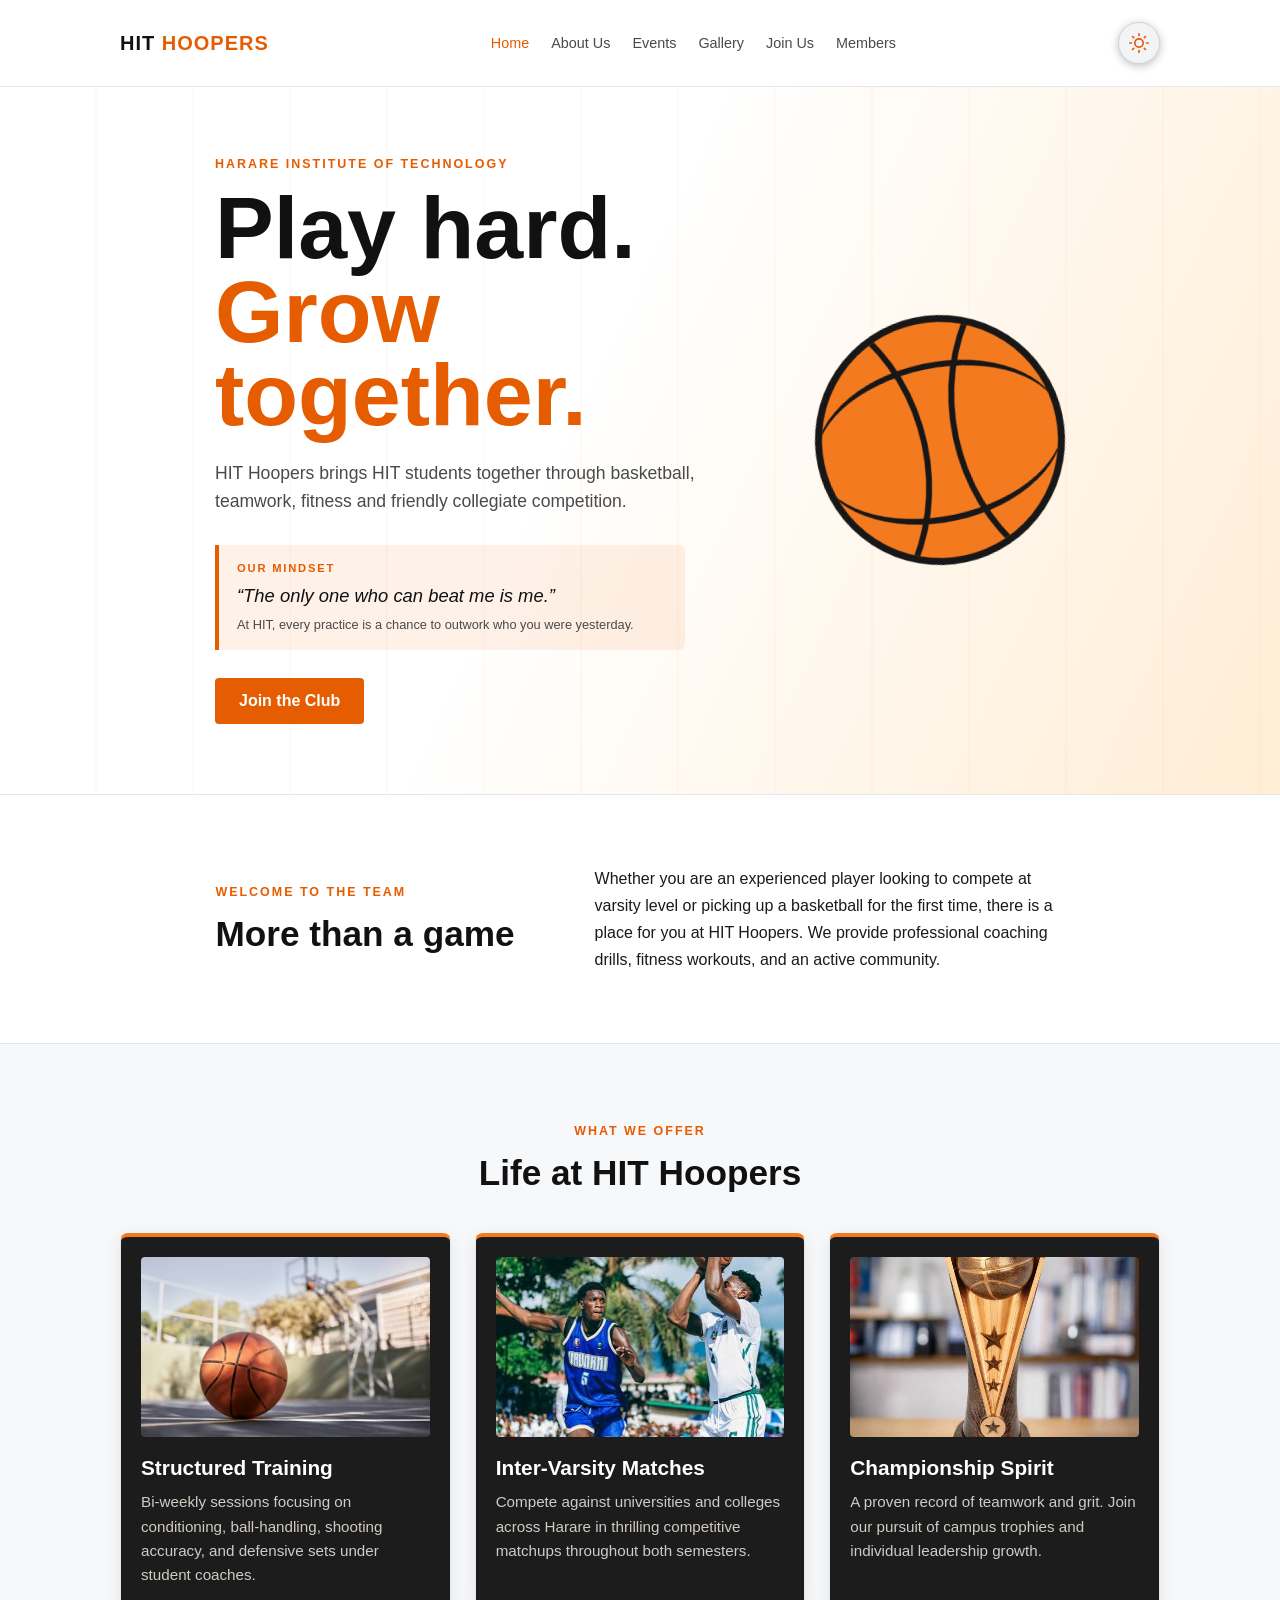
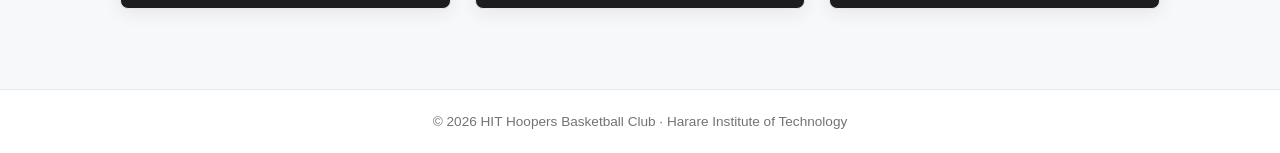
<file: index.html>
<!DOCTYPE html>
<html lang="en">
<head>
  <meta charset="UTF-8">
  <meta name="viewport" content="width=device-width, initial-scale=1.0">
  <title>HIT Hoopers | Home</title>
  <link rel="stylesheet" href="css/style.css?v=2.2">
  <script>
    (function(){
      var s=localStorage.getItem('hit_hoopers_theme');
      var d=window.matchMedia&&window.matchMedia('(prefers-color-scheme: dark)').matches;
      var t=s||(d?'dark':'light');
      document.documentElement.setAttribute('data-theme',t);
      window.toggleTheme=function(){
        var now=document.documentElement.getAttribute('data-theme')||'dark';
        var next=(now==='light')?'dark':'light';
        document.documentElement.setAttribute('data-theme',next);
        localStorage.setItem('hit_hoopers_theme',next);
      };
    })();
  </script>
  <script src="JS/script.js?v=2.2" defer></script>
</head>
<body>
  <header class="site-header">
    <nav class="navigation">
      <a class="logo" href="index.html">HIT <span>HOOPERS</span></a>

      <ul class="nav-links">
        <li><a class="active" href="index.html">Home</a></li>
        <li><a href="about.html">About Us</a></li>
        <li><a href="events.html">Events</a></li>
        <li><a href="gallery.html">Gallery</a></li>
        <li><a href="contact.html">Join Us</a></li>
        <li><a href="members.php">Members</a></li>
      </ul>

      <button id="theme-toggle" class="theme-toggle-btn" type="button" onclick="toggleTheme()" aria-label="Toggle light or dark theme" title="Toggle Light / Dark mode">
        <svg class="theme-icon sun-icon" width="20" height="20" viewBox="0 0 24 24" fill="none" stroke="currentColor" stroke-width="2" stroke-linecap="round" stroke-linejoin="round">
          <circle cx="12" cy="12" r="5"></circle>
          <line x1="12" y1="1" x2="12" y2="3"></line>
          <line x1="12" y1="21" x2="12" y2="23"></line>
          <line x1="4.22" y1="4.22" x2="5.64" y2="5.64"></line>
          <line x1="18.36" y1="18.36" x2="19.78" y2="19.78"></line>
          <line x1="1" y1="12" x2="3" y2="12"></line>
          <line x1="21" y1="12" x2="23" y2="12"></line>
          <line x1="4.22" y1="19.78" x2="5.64" y2="18.36"></line>
          <line x1="18.36" y1="5.64" x2="19.78" y2="4.22"></line>
        </svg>
        <svg class="theme-icon moon-icon" width="20" height="20" viewBox="0 0 24 24" fill="none" stroke="currentColor" stroke-width="2" stroke-linecap="round" stroke-linejoin="round">
          <path d="M21 12.79A9 9 0 1 1 11.21 3 7 7 0 0 0 21 12.79z"></path>
        </svg>
      </button>
    </nav>
  </header>

  <main>
    <!-- Hero Banner with Mindset Quote -->
    <section class="hero reveal">
      <div class="hero-content">
        <p class="eyebrow">HARARE INSTITUTE OF TECHNOLOGY</p>
        <h1>Play hard.<br><span>Grow together.</span></h1>
        <p class="hero-text">
          HIT Hoopers brings HIT students together through basketball,
          teamwork, fitness and friendly collegiate competition.
        </p>
        <blockquote class="anime-quote">
          <span class="quote-label">OUR MINDSET</span>
          “The only one who can beat me is me.”
          <cite>At HIT, every practice is a chance to outwork who you were yesterday.</cite>
        </blockquote>
        <a class="button" href="contact.html">Join the Club</a>
      </div>

      <div class="basketball" aria-label="Basketball illustration">
        <div class="ball-line line-one"></div>
        <div class="ball-line line-two"></div>
        <div class="ball-line line-three"></div>
      </div>
    </section>

    <!-- Welcome Section -->
    <section class="welcome-section reveal">
      <div>
        <p class="eyebrow">WELCOME TO THE TEAM</p>
        <h2>More than a game</h2>
      </div>
      <p>
        Whether you are an experienced player looking to compete at varsity level or
        picking up a basketball for the first time, there is a place for you at HIT Hoopers.
        We provide professional coaching drills, fitness workouts, and an active community.
      </p>
    </section>

    <!-- Club Highlights Section with Images -->
    <section class="content-section reveal">
      <div style="text-align: center; margin-bottom: 40px;">
        <p class="eyebrow">WHAT WE OFFER</p>
        <h2>Life at HIT Hoopers</h2>
      </div>

      <div style="display: grid; grid-template-columns: repeat(auto-fit, minmax(300px, 1fr)); gap: 24px;">
        <article class="purpose-card" style="background: #1c1c1c; border-top: 4px solid #f47a20; padding: 20px;">
          <img src="images/campus-hoops-training-team.jpeg" alt="Training sessions" style="width: 100%; height: 180px; object-fit: cover; border-radius: 4px; margin-bottom: 15px;">
          <h3 style="color: #fff; font-size: 1.3rem; margin-bottom: 10px;">Structured Training</h3>
          <p style="color: #d1cbc3; font-size: 0.95rem; line-height: 1.6;">
            Bi-weekly sessions focusing on conditioning, ball-handling, shooting accuracy, and defensive sets under student coaches.
          </p>
        </article>

        <article class="purpose-card" style="background: #1c1c1c; border-top: 4px solid #f47a20; padding: 20px;">
          <img src="images/campus-hoops-game-action.jpeg" alt="Competitive fixtures" style="width: 100%; height: 180px; object-fit: cover; border-radius: 4px; margin-bottom: 15px;">
          <h3 style="color: #fff; font-size: 1.3rem; margin-bottom: 10px;">Inter-Varsity Matches</h3>
          <p style="color: #d1cbc3; font-size: 0.95rem; line-height: 1.6;">
            Compete against universities and colleges across Harare in thrilling competitive matchups throughout both semesters.
          </p>
        </article>

        <article class="purpose-card" style="background: #1c1c1c; border-top: 4px solid #f47a20; padding: 20px;">
          <img src="images/campus-hoops-trophy.jpeg" alt="Trophies and achievements" style="width: 100%; height: 180px; object-fit: cover; border-radius: 4px; margin-bottom: 15px;">
          <h3 style="color: #fff; font-size: 1.3rem; margin-bottom: 10px;">Championship Spirit</h3>
          <p style="color: #d1cbc3; font-size: 0.95rem; line-height: 1.6;">
            A proven record of teamwork and grit. Join our pursuit of campus trophies and individual leadership growth.
          </p>
        </article>
      </div>
    </section>
  </main>

  <footer class="site-footer">
    <p>&copy; 2026 HIT Hoopers Basketball Club · Harare Institute of Technology</p>
  </footer>
</body>
</html>
</file>
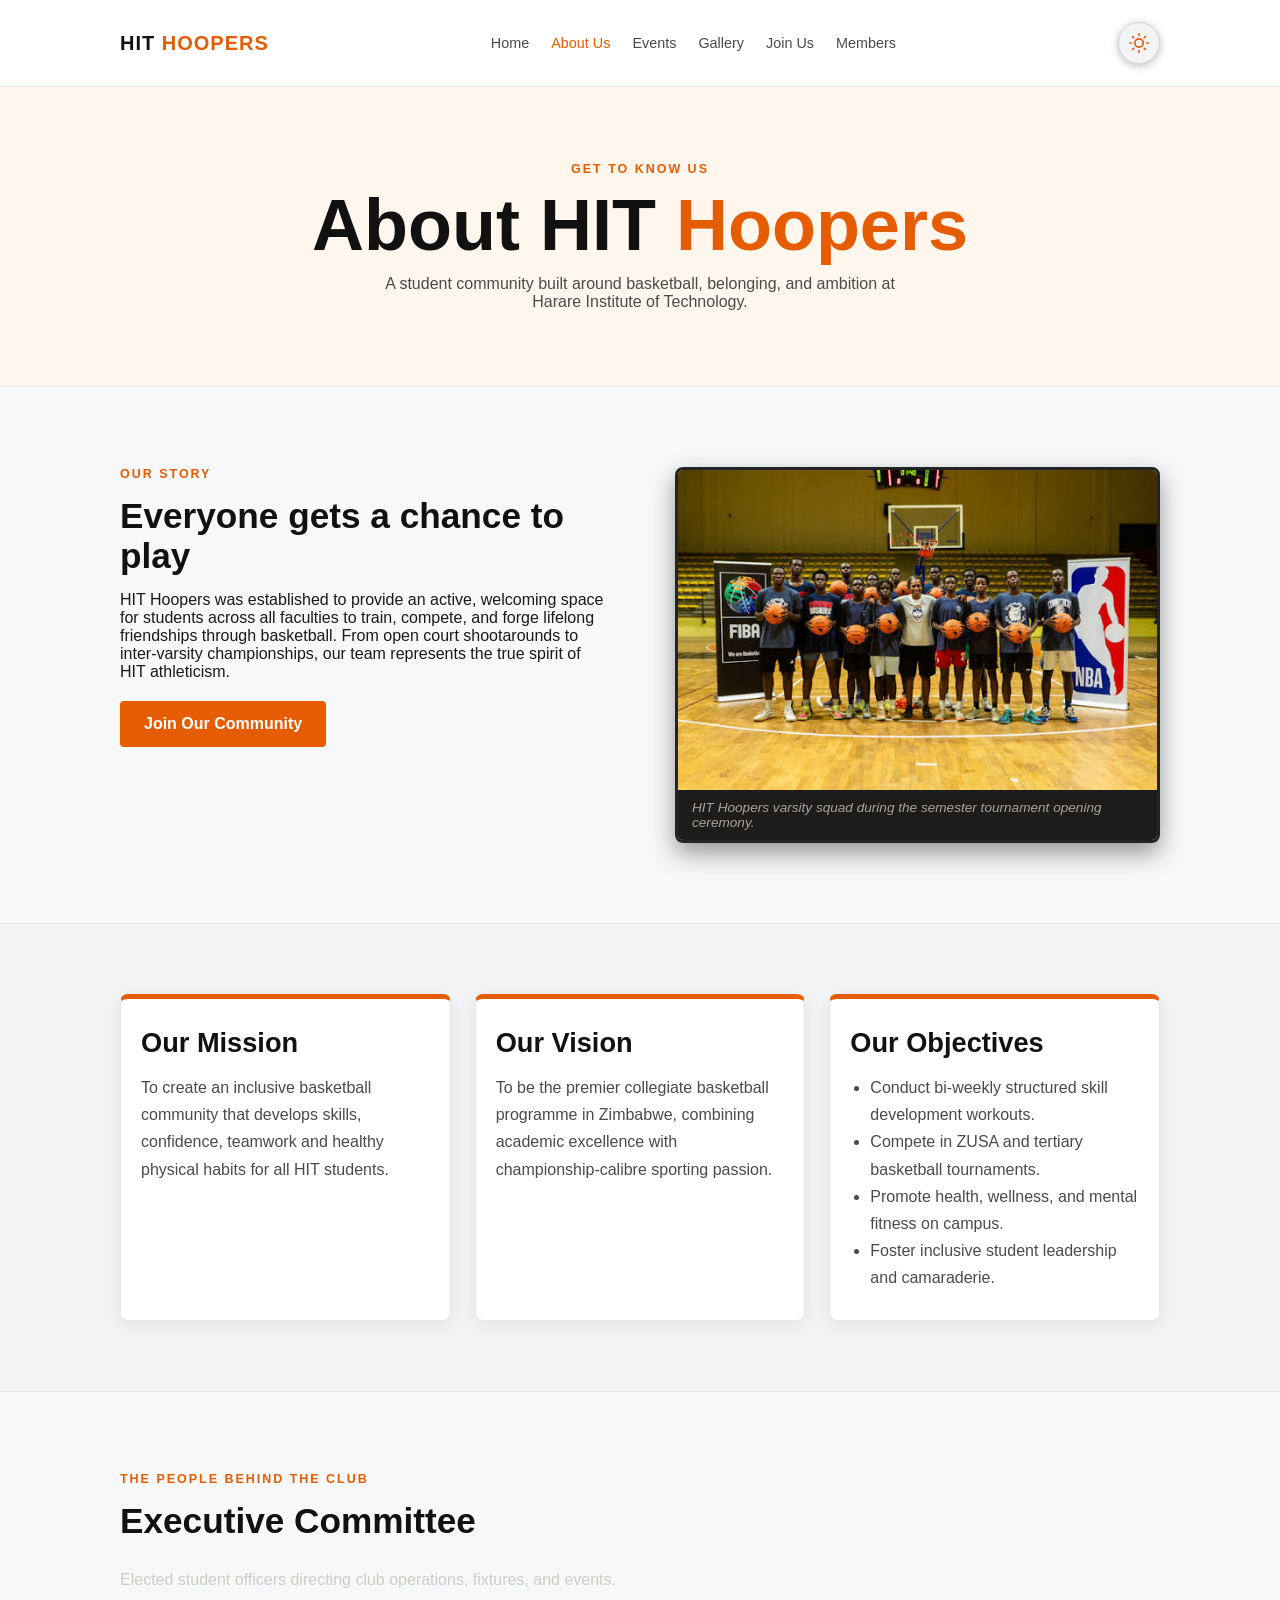
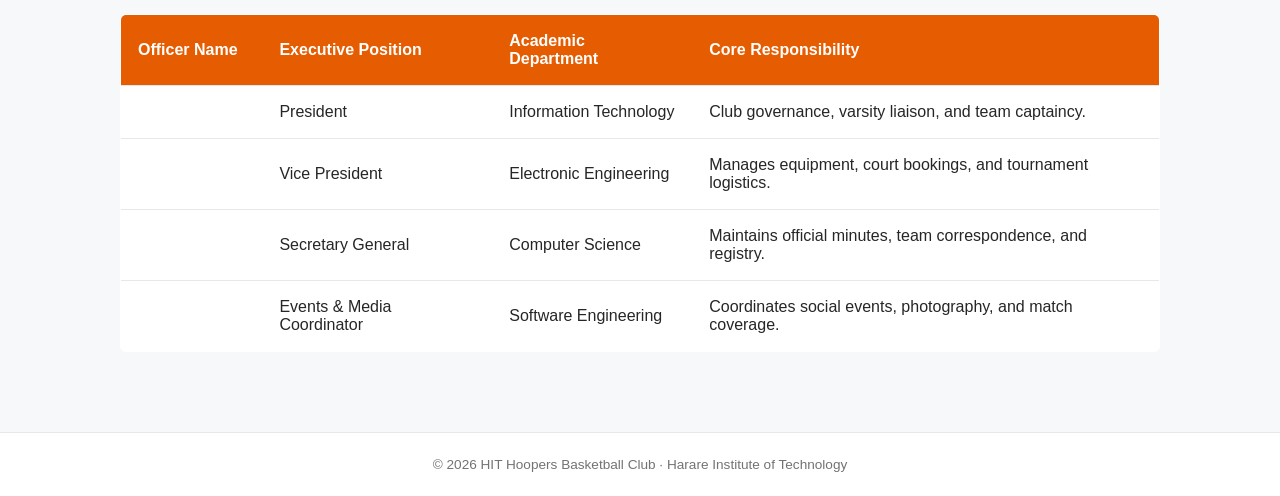
<file: about.html>
<!DOCTYPE html>
<html lang="en">
<head>
  <meta charset="UTF-8">
  <meta name="viewport" content="width=device-width, initial-scale=1.0">
  <title>HIT Hoopers | About Us</title>
  <link rel="stylesheet" href="css/style.css?v=2.2">
  <script>
    (function(){
      var s=localStorage.getItem('hit_hoopers_theme');
      var d=window.matchMedia&&window.matchMedia('(prefers-color-scheme: dark)').matches;
      var t=s||(d?'dark':'light');
      document.documentElement.setAttribute('data-theme',t);
      window.toggleTheme=function(){
        var now=document.documentElement.getAttribute('data-theme')||'dark';
        var next=(now==='light')?'dark':'light';
        document.documentElement.setAttribute('data-theme',next);
        localStorage.setItem('hit_hoopers_theme',next);
      };
    })();
  </script>
  <script src="JS/script.js?v=2.2" defer></script>
</head>
<body>
  <header class="site-header">
    <nav class="navigation">
      <a class="logo" href="index.html">HIT <span>HOOPERS</span></a>
      <ul class="nav-links">
        <li><a href="index.html">Home</a></li>
        <li><a class="active" href="about.html">About Us</a></li>
        <li><a href="events.html">Events</a></li>
        <li><a href="gallery.html">Gallery</a></li>
        <li><a href="contact.html">Join Us</a></li>
        <li><a href="members.php">Members</a></li>
      </ul>
      <button id="theme-toggle" class="theme-toggle-btn" type="button" onclick="toggleTheme()" aria-label="Toggle light or dark theme" title="Toggle Light / Dark mode">
        <svg class="theme-icon sun-icon" width="20" height="20" viewBox="0 0 24 24" fill="none" stroke="currentColor" stroke-width="2" stroke-linecap="round" stroke-linejoin="round">
          <circle cx="12" cy="12" r="5"></circle>
          <line x1="12" y1="1" x2="12" y2="3"></line>
          <line x1="12" y1="21" x2="12" y2="23"></line>
          <line x1="4.22" y1="4.22" x2="5.64" y2="5.64"></line>
          <line x1="18.36" y1="18.36" x2="19.78" y2="19.78"></line>
          <line x1="1" y1="12" x2="3" y2="12"></line>
          <line x1="21" y1="12" x2="23" y2="12"></line>
          <line x1="4.22" y1="19.78" x2="5.64" y2="18.36"></line>
          <line x1="18.36" y1="5.64" x2="19.78" y2="4.22"></line>
        </svg>
        <svg class="theme-icon moon-icon" width="20" height="20" viewBox="0 0 24 24" fill="none" stroke="currentColor" stroke-width="2" stroke-linecap="round" stroke-linejoin="round">
          <path d="M21 12.79A9 9 0 1 1 11.21 3 7 7 0 0 0 21 12.79z"></path>
        </svg>
      </button>
    </nav>
  </header>

  <main>
    <section class="page-banner reveal">
      <p class="eyebrow">GET TO KNOW US</p>
      <h1>About HIT <span>Hoopers</span></h1>
      <p>A student community built around basketball, belonging, and ambition at Harare Institute of Technology.</p>
    </section>

    <!-- Club Story with Featured Image -->
    <section class="about-introduction content-section reveal">
      <div>
        <p class="eyebrow">OUR STORY</p>
        <h2>Everyone gets a chance to play</h2>
        <p style="margin-top: 15px; margin-bottom: 20px;">
          HIT Hoopers was established to provide an active, welcoming space for students
          across all faculties to train, compete, and forge lifelong friendships through basketball.
          From open court shootarounds to inter-varsity championships, our team represents
          the true spirit of HIT athleticism.
        </p>
        <a class="button" href="contact.html">Join Our Community</a>
      </div>

      <div>
        <figure style="overflow: hidden; border-radius: 8px; border: 3px solid #242424; box-shadow: 0 10px 25px rgba(0,0,0,0.4);">
          <img src="images/campus-hoops-team-lineup.jpeg" alt="HIT Hoopers basketball team lineup" style="width: 100%; height: auto; display: block; object-fit: cover;">
          <figcaption style="padding: 10px 14px; background: #1c1c1c; color: #aaa39b; font-size: 0.85rem; font-style: italic;">
            HIT Hoopers varsity squad during the semester tournament opening ceremony.
          </figcaption>
        </figure>
      </div>
    </section>

    <!-- Mission, Vision & Objectives (Lists demonstration) -->
    <section class="purpose-section reveal">
      <article class="purpose-card">
        <h2>Our Mission</h2>
        <p>To create an inclusive basketball community that develops skills, confidence, teamwork and healthy physical habits for all HIT students.</p>
      </article>

      <article class="purpose-card">
        <h2>Our Vision</h2>
        <p>To be the premier collegiate basketball programme in Zimbabwe, combining academic excellence with championship-calibre sporting passion.</p>
      </article>

      <article class="purpose-card">
        <h2>Our Objectives</h2>
        <ul>
          <li>Conduct bi-weekly structured skill development workouts.</li>
          <li>Compete in ZUSA and tertiary basketball tournaments.</li>
          <li>Promote health, wellness, and mental fitness on campus.</li>
          <li>Foster inclusive student leadership and camaraderie.</li>
        </ul>
      </article>
    </section>

    <!-- Committee Members Table (Table demonstration) -->
    <section class="committee-section content-section reveal">
      <div>
        <p class="eyebrow">THE PEOPLE BEHIND THE CLUB</p>
        <h2>Executive Committee</h2>
        <p style="color: #d1cbc3; margin-bottom: 25px;">Elected student officers directing club operations, fixtures, and events.</p>
      </div>

      <div class="table-wrapper">
        <table>
          <thead>
            <tr>
              <th>Officer Name</th>
              <th>Executive Position</th>
              <th>Academic Department</th>
              <th>Core Responsibility</th>
            </tr>
          </thead>
          <tbody>
            <tr>
              <td style="font-weight: bold; color: #fff;">Tadiwa Moyo</td>
              <td>President</td>
              <td>Information Technology</td>
              <td>Club governance, varsity liaison, and team captaincy.</td>
            </tr>
            <tr>
              <td style="font-weight: bold; color: #fff;">Chipo Ndlovu</td>
              <td>Vice President</td>
              <td>Electronic Engineering</td>
              <td>Manages equipment, court bookings, and tournament logistics.</td>
            </tr>
            <tr>
              <td style="font-weight: bold; color: #fff;">Takunda Dube</td>
              <td>Secretary General</td>
              <td>Computer Science</td>
              <td>Maintains official minutes, team correspondence, and registry.</td>
            </tr>
            <tr>
              <td style="font-weight: bold; color: #fff;">Rudo Maposa</td>
              <td>Events & Media Coordinator</td>
              <td>Software Engineering</td>
              <td>Coordinates social events, photography, and match coverage.</td>
            </tr>
          </tbody>
        </table>
      </div>
    </section>
  </main>

  <footer class="site-footer">
    <p>&copy; 2026 HIT Hoopers Basketball Club · Harare Institute of Technology</p>
  </footer>
</body>
</html>
</file>
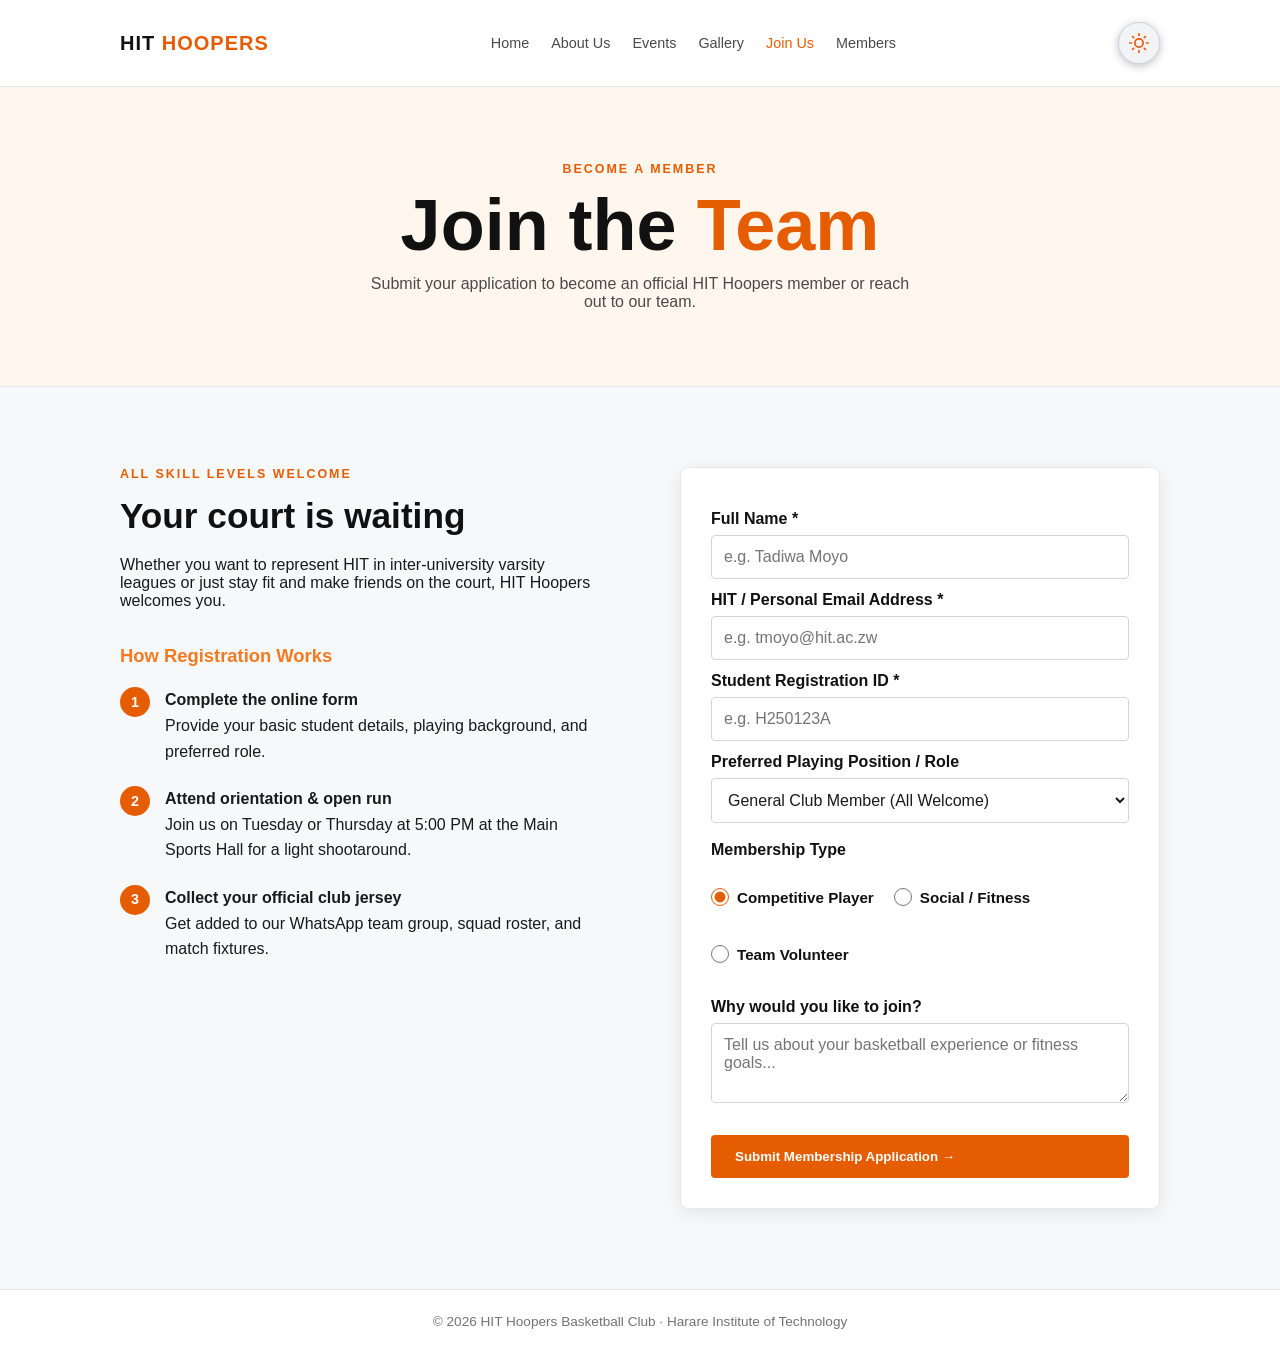
<file: contact.html>
<!DOCTYPE html>
<html lang="en">
<head>
  <meta charset="UTF-8">
  <meta name="viewport" content="width=device-width, initial-scale=1.0">
  <title>HIT Hoopers | Join Us</title>
  <link rel="stylesheet" href="css/style.css?v=2.2">
  <script>
    (function(){
      var s=localStorage.getItem('hit_hoopers_theme');
      var d=window.matchMedia&&window.matchMedia('(prefers-color-scheme: dark)').matches;
      var t=s||(d?'dark':'light');
      document.documentElement.setAttribute('data-theme',t);
      window.toggleTheme=function(){
        var now=document.documentElement.getAttribute('data-theme')||'dark';
        var next=(now==='light')?'dark':'light';
        document.documentElement.setAttribute('data-theme',next);
        localStorage.setItem('hit_hoopers_theme',next);
      };
    })();
  </script>
  <script src="JS/script.js?v=2.2" defer></script>
</head>
<body>
  <header class="site-header">
    <nav class="navigation">
      <a class="logo" href="index.html">HIT <span>HOOPERS</span></a>
      <ul class="nav-links">
        <li><a href="index.html">Home</a></li>
        <li><a href="about.html">About Us</a></li>
        <li><a href="events.html">Events</a></li>
        <li><a href="gallery.html">Gallery</a></li>
        <li><a class="active" href="contact.html">Join Us</a></li>
        <li><a href="members.php">Members</a></li>
      </ul>
      <button id="theme-toggle" class="theme-toggle-btn" type="button" onclick="toggleTheme()" aria-label="Toggle light or dark theme" title="Toggle Light / Dark mode">
        <svg class="theme-icon sun-icon" width="20" height="20" viewBox="0 0 24 24" fill="none" stroke="currentColor" stroke-width="2" stroke-linecap="round" stroke-linejoin="round">
          <circle cx="12" cy="12" r="5"></circle>
          <line x1="12" y1="1" x2="12" y2="3"></line>
          <line x1="12" y1="21" x2="12" y2="23"></line>
          <line x1="4.22" y1="4.22" x2="5.64" y2="5.64"></line>
          <line x1="18.36" y1="18.36" x2="19.78" y2="19.78"></line>
          <line x1="1" y1="12" x2="3" y2="12"></line>
          <line x1="21" y1="12" x2="23" y2="12"></line>
          <line x1="4.22" y1="19.78" x2="5.64" y2="18.36"></line>
          <line x1="18.36" y1="5.64" x2="19.78" y2="4.22"></line>
        </svg>
        <svg class="theme-icon moon-icon" width="20" height="20" viewBox="0 0 24 24" fill="none" stroke="currentColor" stroke-width="2" stroke-linecap="round" stroke-linejoin="round">
          <path d="M21 12.79A9 9 0 1 1 11.21 3 7 7 0 0 0 21 12.79z"></path>
        </svg>
      </button>
    </nav>
  </header>

  <main>
    <section class="page-banner reveal">
      <p class="eyebrow">BECOME A MEMBER</p>
      <h1>Join the <span>Team</span></h1>
      <p>Submit your application to become an official HIT Hoopers member or reach out to our team.</p>
    </section>

    <section class="contact-section content-section reveal">
      <div class="contact-copy">
        <p class="eyebrow">ALL SKILL LEVELS WELCOME</p>
        <h2>Your court is waiting</h2>
        <p>
          Whether you want to represent HIT in inter-university varsity leagues or just stay fit
          and make friends on the court, HIT Hoopers welcomes you.
        </p>

        <!-- Ordered List Demonstrating Multi-Step Registration -->
        <h3 style="color: #f47a20; margin-top: 35px; margin-bottom: 12px; font-size: 1.15rem;">How Registration Works</h3>
        <ol class="steps-list">
          <li>
            <strong>Complete the online form</strong><br>
            Provide your basic student details, playing background, and preferred role.
          </li>
          <li>
            <strong>Attend orientation & open run</strong><br>
            Join us on Tuesday or Thursday at 5:00 PM at the Main Sports Hall for a light shootaround.
          </li>
          <li>
            <strong>Collect your official club jersey</strong><br>
            Get added to our WhatsApp team group, squad roster, and match fixtures.
          </li>
        </ol>
      </div>

      <!-- Join / Registration Form -->
      <form id="join-form" class="join-form" action="process-form.php" method="post" novalidate>
        <label for="full-name">Full Name *</label>
        <input id="full-name" name="full_name" type="text" placeholder="e.g. Tadiwa Moyo" required>

        <label for="email">HIT / Personal Email Address *</label>
        <input id="email" name="email" type="email" placeholder="e.g. tmoyo@hit.ac.zw" required>

        <label for="student-id">Student Registration ID *</label>
        <input id="student-id" name="student_id" type="text" placeholder="e.g. H250123A" required>

        <label for="position">Preferred Playing Position / Role</label>
        <select id="position" name="position">
          <option value="General Member">General Club Member (All Welcome)</option>
          <option value="Point Guard (PG)">Point Guard (Playmaker / Ball-handler)</option>
          <option value="Shooting Guard (SG)">Shooting Guard (Perimeter Shooter)</option>
          <option value="Small Forward (SF)">Small Forward (Versatile Wing)</option>
          <option value="Power Forward (PF)">Power Forward (Rebounder / Post)</option>
          <option value="Center (C)">Center (Interior Defense & Rim Protection)</option>
          <option value="Team Statistician / Media">Team Statistician / Social Media Crew</option>
        </select>

        <label style="margin-top: 18px;">Membership Type</label>
        <div class="radio-group">
          <label class="radio-label">
            <input type="radio" name="membership_type" value="Competitive Player" checked>
            <span>Competitive Player</span>
          </label>
          <label class="radio-label">
            <input type="radio" name="membership_type" value="Social / Fitness">
            <span>Social / Fitness</span>
          </label>
          <label class="radio-label">
            <input type="radio" name="membership_type" value="Volunteer / Official">
            <span>Team Volunteer</span>
          </label>
        </div>

        <label for="message">Why would you like to join?</label>
        <textarea id="message" name="message" rows="3" placeholder="Tell us about your basketball experience or fitness goals..."></textarea>

        <p id="form-message" class="form-message" aria-live="polite"></p>

        <button class="button" type="submit">Submit Membership Application →</button>
      </form>
    </section>
  </main>

  <footer class="site-footer">
    <p>&copy; 2026 HIT Hoopers Basketball Club · Harare Institute of Technology</p>
  </footer>
</body>
</html>
</file>
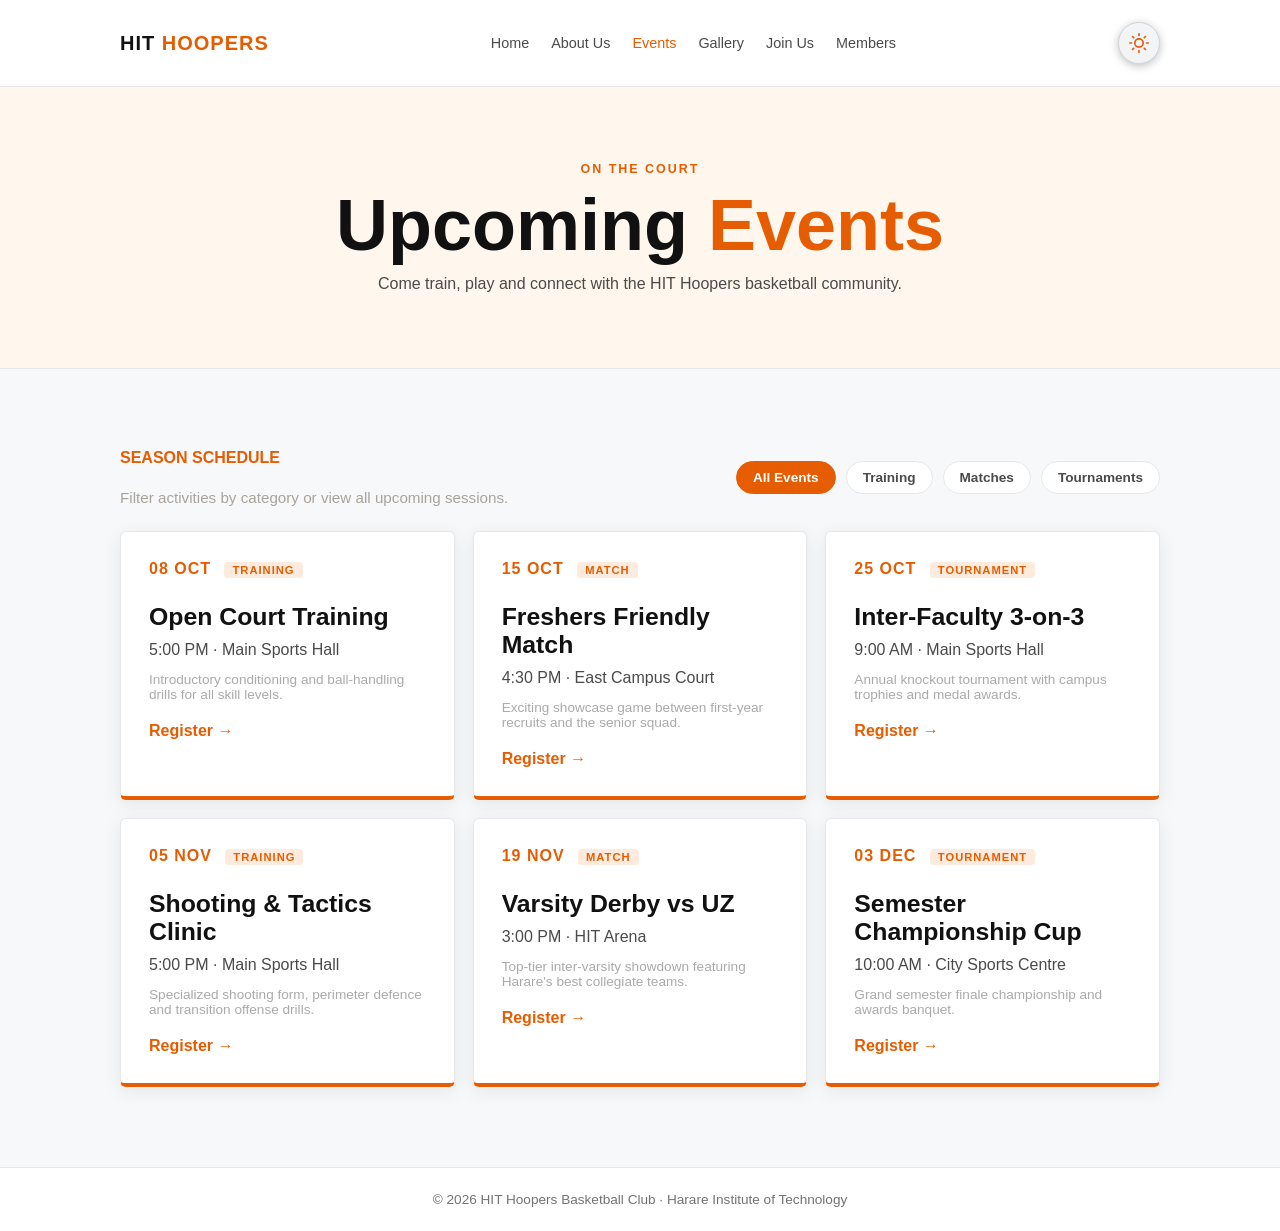
<file: events.html>
<!DOCTYPE html>
<html lang="en">
<head>
  <meta charset="UTF-8">
  <meta name="viewport" content="width=device-width, initial-scale=1.0">
  <title>HIT Hoopers | Events & Calendar</title>
  <link rel="stylesheet" href="css/style.css?v=2.2">
  <script>
    (function(){
      var s=localStorage.getItem('hit_hoopers_theme');
      var d=window.matchMedia&&window.matchMedia('(prefers-color-scheme: dark)').matches;
      var t=s||(d?'dark':'light');
      document.documentElement.setAttribute('data-theme',t);
      window.toggleTheme=function(){
        var now=document.documentElement.getAttribute('data-theme')||'dark';
        var next=(now==='light')?'dark':'light';
        document.documentElement.setAttribute('data-theme',next);
        localStorage.setItem('hit_hoopers_theme',next);
      };
    })();
  </script>
  <script src="JS/script.js?v=2.2" defer></script>
</head>
<body>
  <header class="site-header">
    <nav class="navigation">
      <a class="logo" href="index.html">HIT <span>HOOPERS</span></a>
      <ul class="nav-links">
        <li><a href="index.html">Home</a></li>
        <li><a href="about.html">About Us</a></li>
        <li><a class="active" href="events.html">Events</a></li>
        <li><a href="gallery.html">Gallery</a></li>
        <li><a href="contact.html">Join Us</a></li>
        <li><a href="members.php">Members</a></li>
      </ul>
      <button id="theme-toggle" class="theme-toggle-btn" type="button" onclick="toggleTheme()" aria-label="Toggle light or dark theme" title="Toggle Light / Dark mode">
        <svg class="theme-icon sun-icon" width="20" height="20" viewBox="0 0 24 24" fill="none" stroke="currentColor" stroke-width="2" stroke-linecap="round" stroke-linejoin="round">
          <circle cx="12" cy="12" r="5"></circle>
          <line x1="12" y1="1" x2="12" y2="3"></line>
          <line x1="12" y1="21" x2="12" y2="23"></line>
          <line x1="4.22" y1="4.22" x2="5.64" y2="5.64"></line>
          <line x1="18.36" y1="18.36" x2="19.78" y2="19.78"></line>
          <line x1="1" y1="12" x2="3" y2="12"></line>
          <line x1="21" y1="12" x2="23" y2="12"></line>
          <line x1="4.22" y1="19.78" x2="5.64" y2="18.36"></line>
          <line x1="18.36" y1="5.64" x2="19.78" y2="4.22"></line>
        </svg>
        <svg class="theme-icon moon-icon" width="20" height="20" viewBox="0 0 24 24" fill="none" stroke="currentColor" stroke-width="2" stroke-linecap="round" stroke-linejoin="round">
          <path d="M21 12.79A9 9 0 1 1 11.21 3 7 7 0 0 0 21 12.79z"></path>
        </svg>
      </button>
    </nav>
  </header>

  <main>
    <section class="page-banner reveal">
      <p class="eyebrow">ON THE COURT</p>
      <h1>Upcoming <span>Events</span></h1>
      <p>Come train, play and connect with the HIT Hoopers basketball community.</p>
    </section>

    <section class="events-section content-section reveal">
      <div class="events-header-bar">
        <div>
          <p class="section-intro">Season Schedule</p>
          <p style="color: #aaa39b; font-size: 0.95rem;">Filter activities by category or view all upcoming sessions.</p>
        </div>
        <div class="filter-controls" id="event-filters">
          <button class="filter-btn active" data-category="all" onclick="filterEvents('all')">All Events</button>
          <button class="filter-btn" data-category="training" onclick="filterEvents('training')">Training</button>
          <button class="filter-btn" data-category="match" onclick="filterEvents('match')">Matches</button>
          <button class="filter-btn" data-category="tournament" onclick="filterEvents('tournament')">Tournaments</button>
        </div>
      </div>

      <!-- Events dynamically injected via JavaScript Array of Objects -->
      <div id="event-list" class="event-list"></div>
    </section>
  </main>

  <footer class="site-footer">
    <p>&copy; 2026 HIT Hoopers Basketball Club · Harare Institute of Technology</p>
  </footer>
</body>
</html>
</file>
<file: css/style.css>
/* ==========================================================================
   CSS Custom Properties (Dark / Light Theme System)
   ========================================================================== */
:root {
  --bg-body: #101010;
  --bg-header: #101010;
  --bg-header-scrolled: rgba(16, 16, 16, 0.96);
  --bg-hero: linear-gradient(115deg, #171717 55%, #27211d);
  --bg-banner: #24201d;
  --bg-card: #242424;
  --bg-card-hover: #302b27;
  --bg-welcome: #f8f5ef;
  --text-welcome: #161616;
  --bg-purpose: #f8f5ef;
  --text-purpose: #171717;
  --text-primary: #f8f5ef;
  --text-secondary: #d1cbc3;
  --text-muted: #aaa39b;
  --text-heading: #ffffff;
  --accent: #f47a20;
  --accent-hover: #ff974a;
  --border-color: #343434;
  --input-bg: #151515;
  --input-border: #555555;
  --input-text: #ffffff;
  --table-border: #3b3b3b;
  --table-th-bg: #f47a20;
  --table-th-text: #171717;
  --table-td-text: #ded8d0;
  --modal-bg: #1e1e1e;
  --shadow-card: 0 5px 18px rgba(0, 0, 0, 0.35);
  --theme-btn-bg: #222222;
  --theme-btn-border: #444444;
  --theme-btn-text: #f8f5ef;
}

[data-theme="light"] {
  --bg-body: #f7f8fa;
  --bg-header: #ffffff;
  --bg-header-scrolled: rgba(255, 255, 255, 0.96);
  --bg-hero: linear-gradient(115deg, #ffffff 45%, #ffedd5 100%);
  --bg-banner: #fff7ed;
  --bg-card: #ffffff;
  --bg-card-hover: #fff3e6;
  --bg-welcome: #ffffff;
  --text-welcome: #1a1a1a;
  --bg-purpose: #f3f4f6;
  --text-purpose: #1a1a1a;
  --text-primary: #1a1a1a;
  --text-secondary: #4a4a4a;
  --text-muted: #737373;
  --text-heading: #111111;
  --accent: #e65c00;
  --accent-hover: #f47a20;
  --border-color: #e5e7eb;
  --input-bg: #ffffff;
  --input-border: #d1d5db;
  --input-text: #1a1a1a;
  --table-border: #e5e7eb;
  --table-th-bg: #e65c00;
  --table-th-text: #ffffff;
  --table-td-text: #262626;
  --modal-bg: #ffffff;
  --shadow-card: 0 4px 18px rgba(0, 0, 0, 0.08);
  --theme-btn-bg: #f3f4f6;
  --theme-btn-border: #d1d5db;
  --theme-btn-text: #1a1a1a;
}

/* A small reset makes spacing more predictable on every browser. */
* {
  box-sizing: border-box;
  margin: 0;
  padding: 0;
}

body {
  background-color: var(--bg-body);
  color: var(--text-primary);
  font-family: Arial, Helvetica, sans-serif;
  transition: background-color 0.3s ease, color 0.3s ease;
}

.site-header {
  background-color: var(--bg-header);
  border-bottom: 1px solid var(--border-color);
  position: sticky;
  top: 0;
  transition: background-color 0.3s, box-shadow 0.3s, border-color 0.3s;
  z-index: 10;
}

.site-header.scrolled {
  background-color: var(--bg-header-scrolled);
  box-shadow: var(--shadow-card);
}

.navigation {
  align-items: center;
  display: flex;
  justify-content: space-between;
  margin: auto;
  max-width: 1100px;
  padding: 22px 30px;
  gap: 20px;
}

.logo {
  color: var(--text-heading);
  font-size: 1.25rem;
  font-weight: bold;
  letter-spacing: 1px;
  text-decoration: none;
  transition: color 0.3s ease;
}

.logo span,
.eyebrow,
h1 span {
  color: var(--accent);
}

.nav-links {
  display: flex;
  gap: 22px;
  list-style: none;
  align-items: center;
}

.nav-links a {
  color: var(--text-secondary);
  font-size: 0.9rem;
  text-decoration: none;
  transition: color 0.2s;
}

.nav-links a:hover,
.nav-links .active {
  color: var(--accent);
}

/* Interactive Theme Toggle Button (Circular SVG Icon Design) */
.theme-toggle-btn {
  align-items: center;
  background-color: var(--theme-btn-bg);
  border: 1px solid var(--theme-btn-border);
  border-radius: 50%;
  color: var(--accent);
  cursor: pointer;
  display: inline-flex;
  height: 42px;
  justify-content: center;
  outline: none;
  padding: 0;
  transition: all 0.3s cubic-bezier(0.4, 0, 0.2, 1);
  user-select: none;
  width: 42px;
  flex-shrink: 0;
  box-shadow: 0 2px 8px rgba(0, 0, 0, 0.25);
}

.theme-toggle-btn:hover {
  background-color: var(--bg-card-hover);
  border-color: var(--accent);
  box-shadow: 0 0 16px rgba(244, 122, 32, 0.4);
  transform: scale(1.1) rotate(15deg);
}

.theme-toggle-btn:active {
  transform: scale(0.95);
}

.theme-toggle-btn .theme-icon {
  display: block;
  height: 20px;
  stroke: currentColor;
  transition: transform 0.3s ease;
  width: 20px;
}

/* Display Sun icon in light theme, Moon icon in dark theme */
.theme-toggle-btn .sun-icon {
  display: none;
}
.theme-toggle-btn .moon-icon {
  display: block;
  color: #f47a20;
}

[data-theme="light"] .theme-toggle-btn .sun-icon {
  display: block;
  color: #ea580c;
}
[data-theme="light"] .theme-toggle-btn .moon-icon {
  display: none;
}

[data-theme="dark"] .theme-toggle-btn .sun-icon {
  display: none;
}
[data-theme="dark"] .theme-toggle-btn .moon-icon {
  display: block;
  color: #f47a20;
}

.hero {
  align-items: center;
  background: var(--bg-hero);
  display: flex;
  gap: 70px;
  justify-content: center;
  min-height: 510px;
  padding: 70px 30px;
  position: relative;
  transition: background 0.3s ease;
}

.hero::before {
  animation: court-lines 12s linear infinite;
  background-image: repeating-linear-gradient(90deg, transparent 0, transparent 95px, rgba(244, 122, 32, 0.08) 96px, transparent 97px);
  content: "";
  inset: 0;
  pointer-events: none;
  position: absolute;
}

.hero-content,
.basketball {
  position: relative;
}

.hero-content {
  max-width: 530px;
}

.eyebrow {
  font-size: 0.78rem;
  font-weight: bold;
  letter-spacing: 2px;
  margin-bottom: 15px;
}

h1 {
  font-size: clamp(3rem, 7vw, 5.5rem);
  line-height: 0.95;
  margin-bottom: 22px;
  color: var(--text-heading);
}

.hero-text {
  color: var(--text-secondary);
  font-size: 1.1rem;
  line-height: 1.6;
  margin-bottom: 30px;
  max-width: 480px;
}

.anime-quote {
  background: rgba(244, 122, 32, 0.1);
  border-left: 4px solid var(--accent);
  color: var(--text-heading);
  font-size: 1.15rem;
  font-style: italic;
  line-height: 1.5;
  margin: 0 0 28px;
  max-width: 470px;
  padding: 15px 18px;
  border-radius: 0 6px 6px 0;
}

.quote-label {
  color: var(--accent);
  display: block;
  font-size: 0.7rem;
  font-style: normal;
  font-weight: bold;
  letter-spacing: 1.8px;
  margin-bottom: 5px;
}

.anime-quote cite {
  color: var(--text-secondary);
  display: block;
  font-size: 0.8rem;
  font-style: normal;
  margin-top: 6px;
}

.button {
  background-color: var(--accent);
  color: #ffffff;
  display: inline-block;
  font-weight: bold;
  padding: 14px 24px;
  text-decoration: none;
  border-radius: 4px;
  transition: background-color 0.2s, transform 0.2s;
}

.button:hover {
  background-color: var(--accent-hover);
  transform: translateY(-1px);
}

/* This circle and its curved lines create a basketball without an image. */
.basketball {
  background-color: #f47a20;
  border: 7px solid #171717;
  border-radius: 50%;
  height: 250px;
  overflow: hidden;
  position: relative;
  transform: rotate(-12deg);
  width: 250px;
}

.ball-line {
  border: 6px solid #171717;
  border-radius: 50%;
  position: absolute;
}

.line-one {
  height: 360px;
  left: -195px;
  top: -61px;
  width: 300px;
}

.line-two {
  height: 360px;
  right: -195px;
  top: -61px;
  width: 300px;
}

.line-three {
  border-left: 0;
  border-right: 0;
  height: 160px;
  left: -8px;
  top: 40px;
  width: 250px;
}

.welcome-section {
  align-items: center;
  background-color: var(--bg-welcome);
  color: var(--text-welcome);
  display: flex;
  gap: 80px;
  justify-content: center;
  padding: 70px 30px;
  border-top: 1px solid var(--border-color);
  border-bottom: 1px solid var(--border-color);
  transition: background-color 0.3s ease, color 0.3s ease;
}

h2 {
  font-size: 2.2rem;
  color: var(--text-heading);
}

.welcome-section > p {
  line-height: 1.7;
  max-width: 470px;
}

.site-footer {
  background-color: var(--bg-header);
  border-top: 1px solid var(--border-color);
  color: var(--text-muted);
  font-size: 0.85rem;
  padding: 24px 30px;
  text-align: center;
  transition: background-color 0.3s ease, color 0.3s ease;
}

/* Gentle page and hover animations. */
.page-banner > *, .hero-content, .welcome-section > * { animation: appear 0.8s ease-out both; }
.page-banner > *:nth-child(2) { animation-delay: 0.12s; }
.page-banner > *:nth-child(3) { animation-delay: 0.24s; }
.basketball { animation: float-ball 3.5s ease-in-out infinite; }
@keyframes appear { from { opacity: 0; transform: translateY(20px); } to { opacity: 1; transform: translateY(0); } }
@keyframes float-ball { 0%, 100% { transform: rotate(-12deg) translateY(0); } 50% { transform: rotate(-4deg) translateY(-13px); } }
@keyframes court-lines { from { background-position: 0 0; } to { background-position: 192px 0; } }

.js-enabled .reveal { opacity: 0; transform: translateY(35px); transition: opacity 0.75s ease-out, transform 0.75s ease-out; }
.js-enabled .reveal.visible { opacity: 1; transform: translateY(0); }

/* Events */
.section-intro { color: var(--accent); font-weight: bold; margin-bottom: 22px; text-transform: uppercase; }
.event-list { display: grid; gap: 18px; grid-template-columns: repeat(3, 1fr); }
.event-card { 
  animation: appear 0.7s ease-out both; 
  background: var(--bg-card); 
  border: 1px solid var(--border-color);
  border-bottom: 4px solid var(--accent); 
  border-radius: 6px;
  box-shadow: var(--shadow-card);
  padding: 28px; 
  transition: transform 0.25s, background-color 0.25s, box-shadow 0.25s; 
}
.event-card:hover { 
  background-color: var(--bg-card-hover); 
  transform: translateY(-8px); 
}
.event-date { 
  color: var(--accent); 
  font-weight: bold; 
  letter-spacing: 1px; 
  margin-bottom: 25px; 
}
.event-card h2 { 
  color: var(--text-heading);
  font-size: 1.55rem; 
  margin-bottom: 10px; 
}
.event-card > p:not(.event-date) { 
  color: var(--text-secondary); 
  margin-bottom: 28px; 
}
.event-card a { 
  color: var(--accent); 
  font-weight: bold; 
  text-decoration: none; 
}

@media (max-width: 950px) {
  .event-list {
    grid-template-columns: repeat(2, minmax(0, 1fr));
  }
}

@media (max-width: 560px) {
  .events-section.content-section {
    padding-left: 18px;
    padding-right: 18px;
  }

  .event-list {
    grid-template-columns: 1fr;
  }

  .event-card {
    padding: 23px;
  }

  .event-card h2 {
    font-size: 1.35rem;
  }
}

/* Gallery */
.gallery-grid { display: grid; gap: 18px; grid-template-columns: repeat(3, 1fr); }
.gallery-item { align-items: center; animation: appear 0.8s ease-out both; display: flex; flex-direction: column; height: 220px; justify-content: center; margin: 0; overflow: hidden; position: relative; transition: transform 0.3s; }
.gallery-item:hover { transform: scale(1.04); }.gallery-item:hover .gallery-symbol { transform: scale(1.2) rotate(12deg); }.gallery-symbol { font-size: 4.5rem; transition: transform 0.35s; }.gallery-item figcaption { bottom: 18px; font-weight: bold; position: absolute; }
.gallery-one, .gallery-four { background: #db6419; }.gallery-two, .gallery-five { background: #53443b; }.gallery-three, .gallery-six { background: #8b3323; }.gallery-note { color: #aaa39b; margin-top: 25px; text-align: center; }

.gallery-item img {
  height: 100%;
  object-fit: cover;
  transition: transform 0.4s ease;
  width: 100%;
}

.gallery-item:hover img {
  transform: scale(1.12);
}

.purpose-card, .event-card, .gallery-item { transition: transform 0.35s ease, box-shadow 0.35s ease, background-color 0.25s; }
.purpose-card:hover, .gallery-item:hover { box-shadow: 0 14px 28px rgba(0, 0, 0, 0.25); transform: translateY(-8px); }

/* Join form and PHP response */
.contact-section { display: grid; gap: 80px; grid-template-columns: 1fr 1fr; }
.contact-copy h2 { margin-bottom: 20px; color: var(--text-heading); }
.contact-copy > p:last-child { color: var(--text-secondary); line-height: 1.8; }
.join-form { 
  background: var(--bg-card); 
  border: 1px solid var(--border-color);
  border-radius: 8px;
  box-shadow: var(--shadow-card);
  display: flex; 
  flex-direction: column; 
  padding: 30px; 
  transition: background-color 0.3s ease, border-color 0.3s ease;
}
.join-form label { 
  color: var(--text-heading);
  font-weight: bold; 
  margin: 12px 0 7px; 
}
.join-form input, 
.join-form select,
.join-form textarea { 
  background: var(--input-bg); 
  border: 1px solid var(--input-border); 
  border-radius: 4px;
  color: var(--input-text); 
  font: inherit; 
  padding: 12px; 
  transition: border-color 0.2s;
}
.join-form input:focus, 
.join-form select:focus,
.join-form textarea:focus { 
  border-color: var(--accent); 
  outline: none; 
}
.join-form .button { 
  border: 0; 
  cursor: pointer; 
  margin-top: 12px; 
  text-align: left; 
}
.form-message { 
  color: var(--accent); 
  min-height: 20px; 
  padding-top: 10px; 
}
.response-page { 
  align-items: center; 
  display: flex; 
  justify-content: center; 
  min-height: 100vh; 
  padding: 30px; 
  background-color: var(--bg-body);
}
.response-card { 
  animation: appear 0.8s ease-out; 
  background: var(--bg-card); 
  border: 1px solid var(--border-color);
  border-radius: 8px;
  box-shadow: var(--shadow-card);
  max-width: 600px; 
  padding: 55px; 
  text-align: center; 
}
.response-card h1 { 
  color: var(--text-heading);
  font-size: 3rem; 
  margin-bottom: 20px; 
}
.response-card > p:not(.eyebrow) { 
  color: var(--text-secondary); 
  line-height: 1.7; 
  margin-bottom: 28px; 
}

/* About page */
.page-banner {
  background-color: var(--bg-banner);
  border-bottom: 1px solid var(--border-color);
  padding: 75px 30px;
  text-align: center;
  transition: background-color 0.3s ease;
}

.page-banner h1 {
  font-size: clamp(2.8rem, 6vw, 4.5rem);
  margin-bottom: 16px;
  color: var(--text-heading);
}

.page-banner > p:last-child {
  color: var(--text-secondary);
  margin: auto;
  max-width: 550px;
}

.content-section {
  margin: auto;
  max-width: 1100px;
  padding: 80px 30px;
}

.about-introduction {
  align-items: start;
  display: grid;
  gap: 70px;
  grid-template-columns: 1fr 1fr;
}

.about-introduction > p {
  color: var(--text-secondary);
  font-size: 1.08rem;
  line-height: 1.8;
}

.purpose-section {
  background-color: var(--bg-purpose);
  color: var(--text-purpose);
  border-top: 1px solid var(--border-color);
  border-bottom: 1px solid var(--border-color);
  display: grid;
  gap: 24px;
  grid-template-columns: repeat(3, 1fr);
  padding: 70px max(30px, calc((100% - 1040px) / 2));
  transition: background-color 0.3s ease, color 0.3s ease;
}

.purpose-card {
  background-color: var(--bg-card);
  border: 1px solid var(--border-color);
  border-top: 5px solid var(--accent);
  border-radius: 8px;
  box-shadow: var(--shadow-card);
  padding: 28px 20px;
  transition: transform 0.25s ease, background-color 0.25s ease;
}

.purpose-card h2 {
  color: var(--text-heading);
  font-size: 1.7rem;
  margin-bottom: 15px;
}

.purpose-card p,
.purpose-card li {
  color: var(--text-secondary);
  line-height: 1.7;
}

.purpose-card ul {
  padding-left: 20px;
}

.committee-section h2 {
  color: var(--text-heading);
  margin-bottom: 30px;
}

.table-wrapper {
  overflow-x: auto;
}

table {
  border-collapse: collapse;
  min-width: 650px;
  width: 100%;
  background: var(--bg-card);
  border: 1px solid var(--border-color);
  border-radius: 6px;
  overflow: hidden;
}

th,
td {
  border-bottom: 1px solid var(--table-border);
  padding: 17px;
  text-align: left;
}

th {
  background-color: var(--table-th-bg);
  color: var(--table-th-text);
}

td {
  color: var(--table-td-text);
}

@media (max-width: 700px) {
  .navigation,
  .hero,
  .welcome-section {
    align-items: flex-start;
    flex-direction: column;
  }

  .navigation {
    gap: 18px;
  }

  .nav-links {
    flex-wrap: wrap;
    gap: 12px 18px;
  }

  .hero {
    gap: 40px;
  }

  .basketball {
    align-self: center;
    height: 190px;
    width: 190px;
  }

  .about-introduction,
  .purpose-section,
  .event-list,
  .gallery-grid,
  .contact-section {
    grid-template-columns: 1fr;
  }

  .about-introduction {
    gap: 25px;
  }
}

/* ==========================================================================
   Interactive Enhancements: Filters, Modal Lightbox, & Detailed Forms
   ========================================================================== */

/* Filter Controls for Events (onclick demonstration) */
.events-header-bar {
  display: flex;
  justify-content: space-between;
  align-items: center;
  flex-wrap: wrap;
  gap: 15px;
  margin-bottom: 25px;
}

.filter-controls {
  display: flex;
  gap: 10px;
  flex-wrap: wrap;
}

.filter-btn {
  background: var(--bg-card);
  border: 1px solid var(--border-color);
  color: var(--text-secondary);
  padding: 8px 16px;
  border-radius: 20px;
  font-size: 0.85rem;
  font-weight: bold;
  cursor: pointer;
  transition: all 0.25s ease;
}

.filter-btn:hover,
.filter-btn.active {
  background: var(--accent);
  border-color: var(--accent);
  color: #ffffff;
}

/* Gallery Modal / Lightbox (interactive onclick modal) */
.gallery-modal {
  display: none;
  position: fixed;
  z-index: 1000;
  inset: 0;
  background-color: rgba(0, 0, 0, 0.85);
  backdrop-filter: blur(5px);
  justify-content: center;
  align-items: center;
  padding: 20px;
}

.gallery-modal.open {
  display: flex;
  animation: appear 0.3s ease-out;
}

.gallery-modal-content {
  position: relative;
  max-width: 900px;
  width: 100%;
  background: var(--modal-bg);
  border: 1px solid var(--border-color);
  border-radius: 8px;
  padding: 18px;
  text-align: center;
  color: var(--text-primary);
}

.gallery-modal-content img {
  max-height: 75vh;
  width: auto;
  max-width: 100%;
  border-radius: 4px;
  object-fit: contain;
}

.gallery-modal-close {
  position: absolute;
  top: 10px;
  right: 16px;
  color: var(--text-primary);
  font-size: 2.2rem;
  font-weight: bold;
  cursor: pointer;
  transition: color 0.2s;
  line-height: 1;
}

.gallery-modal-close:hover {
  color: var(--accent);
}

/* Enhanced Form Controls (select, radio buttons, fieldsets) */
.join-form select {
  background: var(--input-bg);
  border: 1px solid var(--input-border);
  color: var(--input-text);
  font: inherit;
  padding: 12px;
}

.join-form select:focus {
  border-color: var(--accent);
  outline: none;
}

.radio-group {
  display: flex;
  gap: 20px;
  margin: 10px 0 16px;
  flex-wrap: wrap;
}

.radio-label {
  display: flex;
  align-items: center;
  gap: 8px;
  cursor: pointer;
  font-size: 0.95rem;
  color: var(--text-secondary);
}

.radio-label input[type="radio"] {
  accent-color: var(--accent);
  width: 18px;
  height: 18px;
}

/* Ordered list styling for membership steps */
.steps-list {
  counter-reset: step-counter;
  list-style: none;
  padding-left: 0;
  margin-top: 20px;
}

.steps-list li {
  counter-increment: step-counter;
  position: relative;
  padding-left: 45px;
  margin-bottom: 22px;
  line-height: 1.6;
}

.steps-list li::before {
  content: counter(step-counter);
  position: absolute;
  left: 0;
  top: 0;
  background-color: var(--accent);
  color: #ffffff;
  font-weight: bold;
  border-radius: 50%;
  width: 30px;
  height: 30px;
  display: flex;
  align-items: center;
  justify-content: center;
  font-size: 0.9rem;
}

/* Database Stats & Table Controls (members.php) */
.stat-card {
  background: var(--bg-card);
  border: 1px solid var(--border-color);
  border-radius: 8px;
  box-shadow: var(--shadow-card);
  padding: 25px;
  transition: transform 0.25s ease, background-color 0.25s ease;
}

.stat-card:hover {
  transform: translateY(-4px);
}

.stat-number {
  font-size: 2.6rem;
  color: var(--text-heading);
}

.search-input {
  background: var(--input-bg);
  border: 1px solid var(--input-border);
  color: var(--input-text);
  padding: 10px 14px;
  border-radius: 4px;
  min-width: 280px;
  font: inherit;
  transition: border-color 0.2s;
}

.search-input:focus {
  border-color: var(--accent);
  outline: none;
}


/* ==========================================================================
   Celebratory Basketball Animation for Congratulations Screen (process-form.php)
   ========================================================================== */
.congrats-ball-wrapper {
  position: relative;
  display: flex;
  flex-direction: column;
  align-items: center;
  justify-content: center;
  margin: 0 auto 25px;
  width: 140px;
  height: 145px;
  cursor: pointer;
  user-select: none;
}

.congrats-basketball {
  width: 110px;
  height: 110px;
  border-radius: 50%;
  background: radial-gradient(circle at 35% 30%, #ffa55d 0%, #f47a20 45%, #be4e03 85%, #7a2d00 100%);
  border: 4px solid #141414;
  position: relative;
  overflow: hidden;
  box-shadow: inset -6px -6px 14px rgba(0, 0, 0, 0.5),
              inset 5px 5px 10px rgba(255, 255, 255, 0.25),
              0 8px 20px rgba(0, 0, 0, 0.35);
  animation: congrats-drop 0.9s cubic-bezier(0.28, 0.84, 0.42, 1) forwards,
             congrats-idle-bounce 1.6s ease-in-out 0.9s infinite;
  transform-origin: center bottom;
  z-index: 2;
  transition: filter 0.2s ease;
}

.congrats-basketball:hover {
  filter: brightness(1.12);
}

.congrats-ball-shine {
  position: absolute;
  top: 10px;
  left: 14px;
  width: 28px;
  height: 14px;
  border-radius: 50%;
  background: radial-gradient(ellipse at center, rgba(255, 255, 255, 0.45) 0%, rgba(255, 255, 255, 0) 70%);
  transform: rotate(-35deg);
  pointer-events: none;
  z-index: 3;
}

.congrats-ball-line {
  border: 3.5px solid #141414;
  border-radius: 50%;
  position: absolute;
}

.congrats-line-one {
  height: 160px;
  left: -88px;
  top: -26px;
  width: 130px;
}

.congrats-line-two {
  height: 160px;
  right: -88px;
  top: -26px;
  width: 130px;
}

.congrats-line-three {
  border-left: 0;
  border-right: 0;
  height: 70px;
  left: -4px;
  top: 18px;
  width: 114px;
}

/* Floor Shadow under Basketball */
.congrats-ball-shadow {
  width: 85px;
  height: 12px;
  background: radial-gradient(ellipse at center, rgba(0, 0, 0, 0.6) 0%, rgba(0, 0, 0, 0) 72%);
  border-radius: 50%;
  margin-top: 8px;
  animation: congrats-shadow-drop 0.9s cubic-bezier(0.28, 0.84, 0.42, 1) forwards,
             congrats-shadow-idle 1.6s ease-in-out 0.9s infinite;
  pointer-events: none;
  z-index: 1;
}

/* Celebratory Sparkles */
.congrats-sparkle {
  position: absolute;
  font-size: 1.15rem;
  color: #f47a20;
  pointer-events: none;
  animation: sparkle-pulse 1.8s ease-in-out infinite;
}
.congrats-sparkle-1 { top: 12px; left: -10px; animation-delay: 0.1s; }
.congrats-sparkle-2 { top: 20px; right: -10px; animation-delay: 0.5s; color: #4ade80; }
.congrats-sparkle-3 { bottom: 25px; left: -8px; animation-delay: 0.9s; font-size: 0.85rem; color: #ffd166; }
.congrats-sparkle-4 { bottom: 30px; right: -6px; animation-delay: 1.3s; font-size: 0.85rem; }

/* Interactive Spin on Click */
.congrats-basketball.spin-active {
  animation: congrats-spin 0.85s cubic-bezier(0.25, 1, 0.5, 1) forwards !important;
}

@keyframes congrats-drop {
  0% {
    transform: translateY(-80px) rotate(-25deg) scale(0.9, 1.1);
    opacity: 0;
  }
  50% {
    transform: translateY(0) rotate(10deg) scale(1.15, 0.85);
    opacity: 1;
  }
  75% {
    transform: translateY(-24px) rotate(-8deg) scale(0.98, 1.02);
  }
  90% {
    transform: translateY(0) rotate(4deg) scale(1.06, 0.94);
  }
  100% {
    transform: translateY(0) rotate(0deg) scale(1, 1);
    opacity: 1;
  }
}

@keyframes congrats-idle-bounce {
  0%, 100% {
    transform: translateY(0) rotate(-4deg) scale(1, 1);
  }
  50% {
    transform: translateY(-15px) rotate(4deg) scale(0.97, 1.03);
  }
}

@keyframes congrats-shadow-drop {
  0% { transform: scale(0.2); opacity: 0; }
  50% { transform: scale(1.25); opacity: 0.8; }
  75% { transform: scale(0.65); opacity: 0.35; }
  90% { transform: scale(1.1); opacity: 0.7; }
  100% { transform: scale(1); opacity: 0.5; }
}

@keyframes congrats-shadow-idle {
  0%, 100% {
    transform: scale(1);
    opacity: 0.55;
  }
  50% {
    transform: scale(0.65);
    opacity: 0.25;
  }
}

@keyframes congrats-spin {
  0% { transform: translateY(0) rotate(0deg) scale(1); }
  50% { transform: translateY(-30px) rotate(360deg) scale(1.1); }
  100% { transform: translateY(0) rotate(720deg) scale(1); }
}

@keyframes sparkle-pulse {
  0%, 100% { transform: scale(0.6) rotate(0deg); opacity: 0.3; }
  50% { transform: scale(1.2) rotate(20deg); opacity: 1; }
}
</file>
